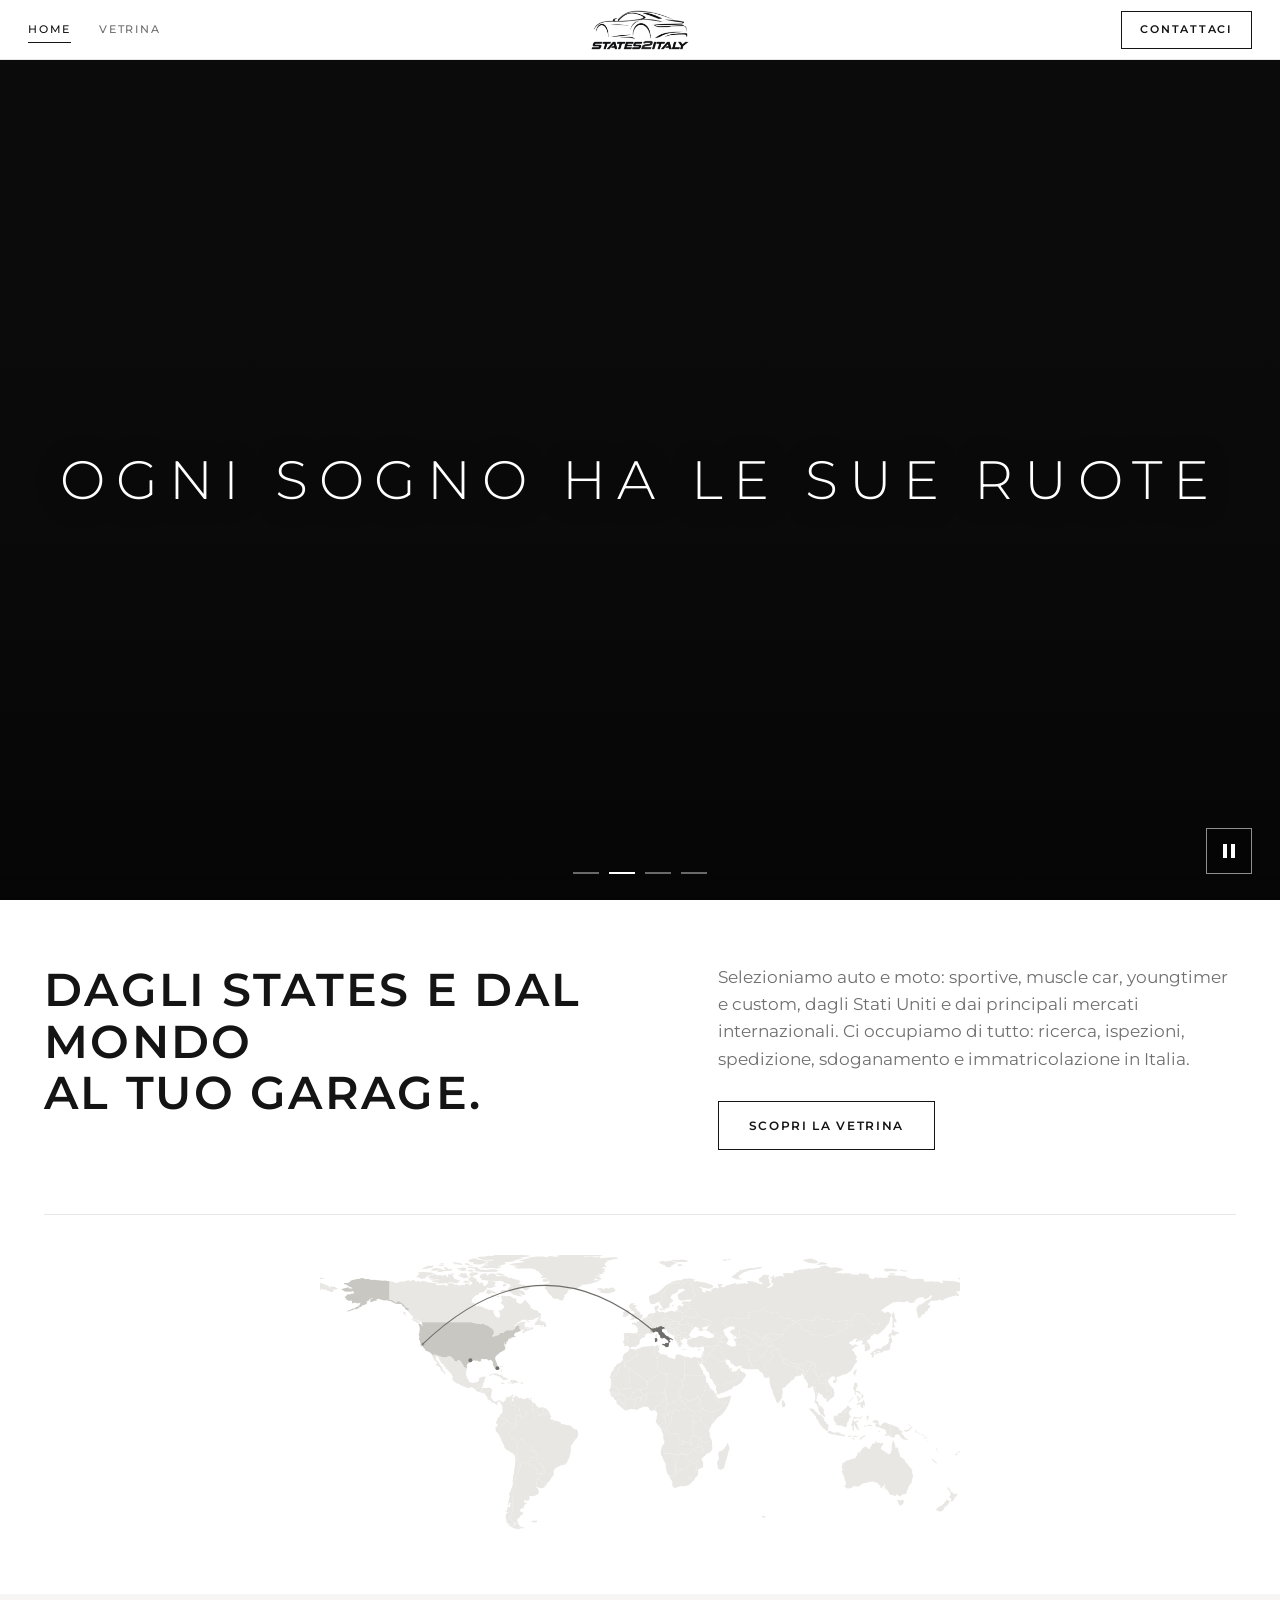
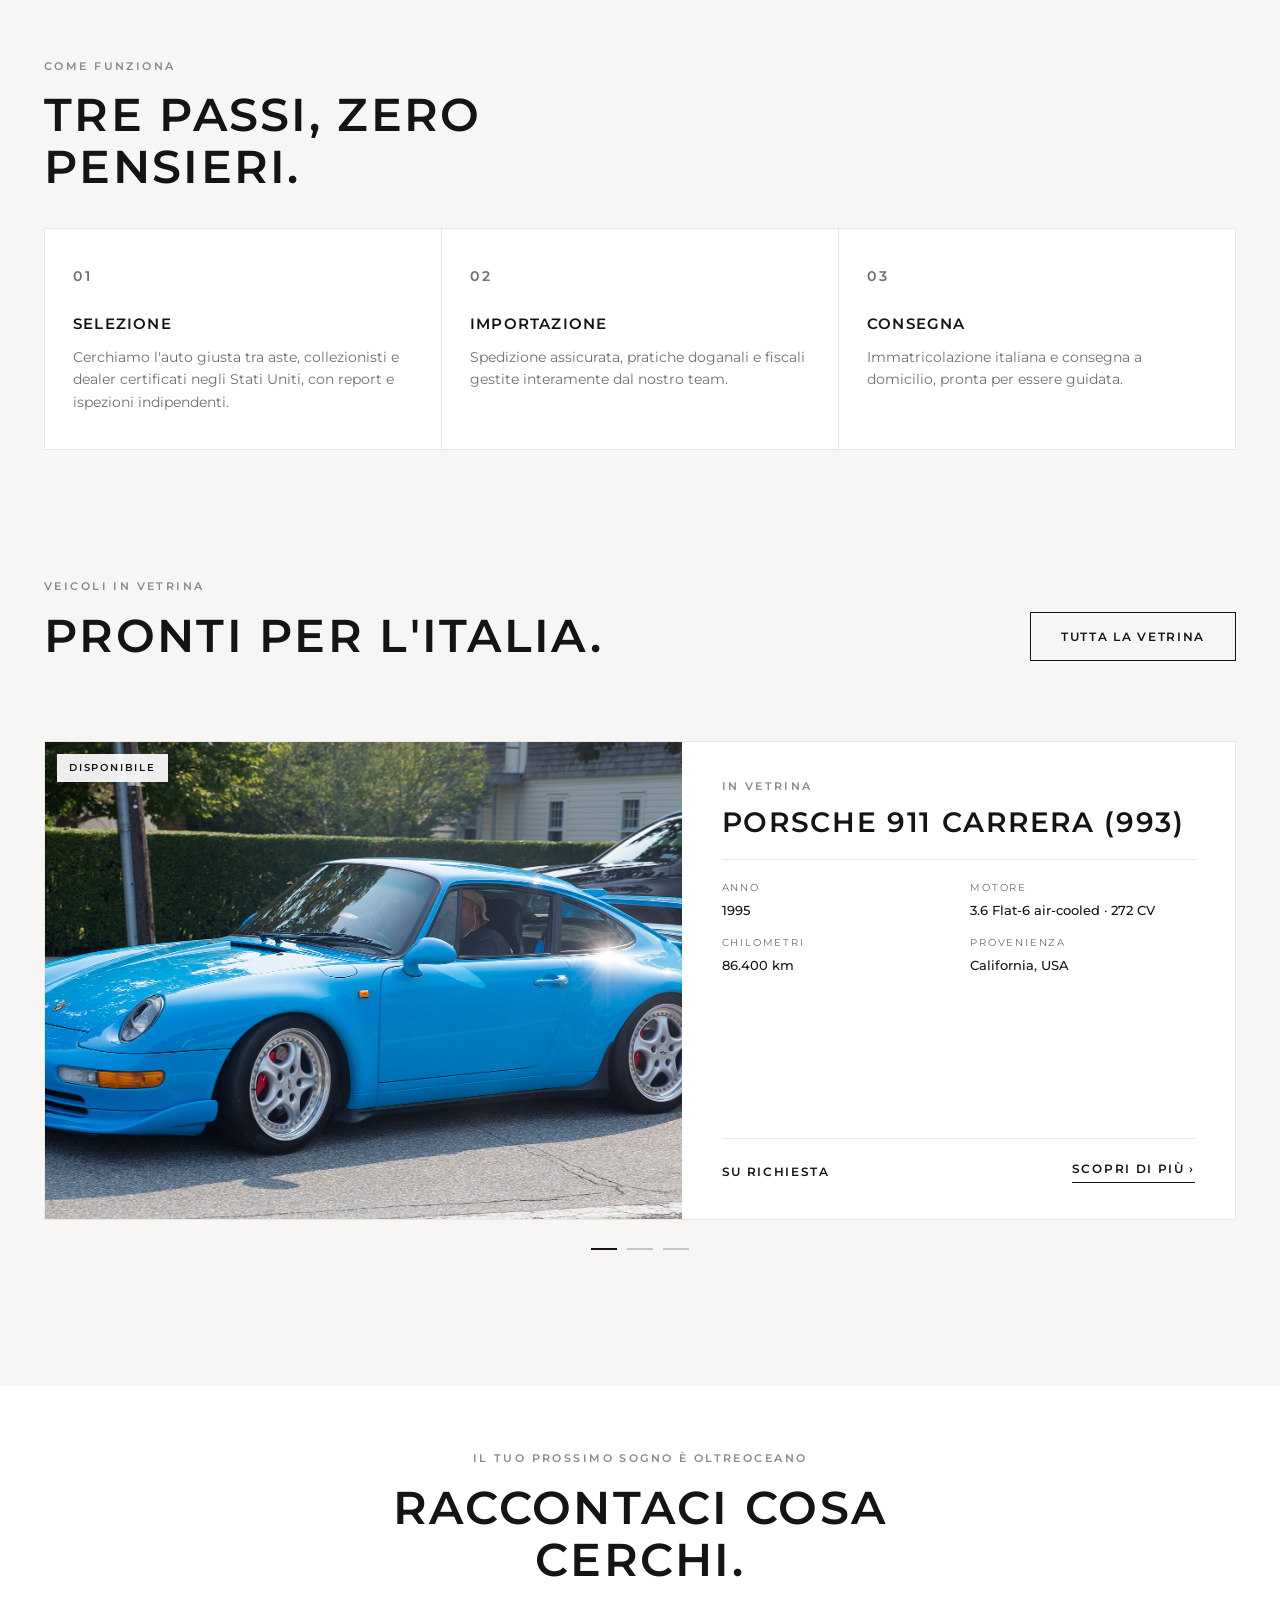
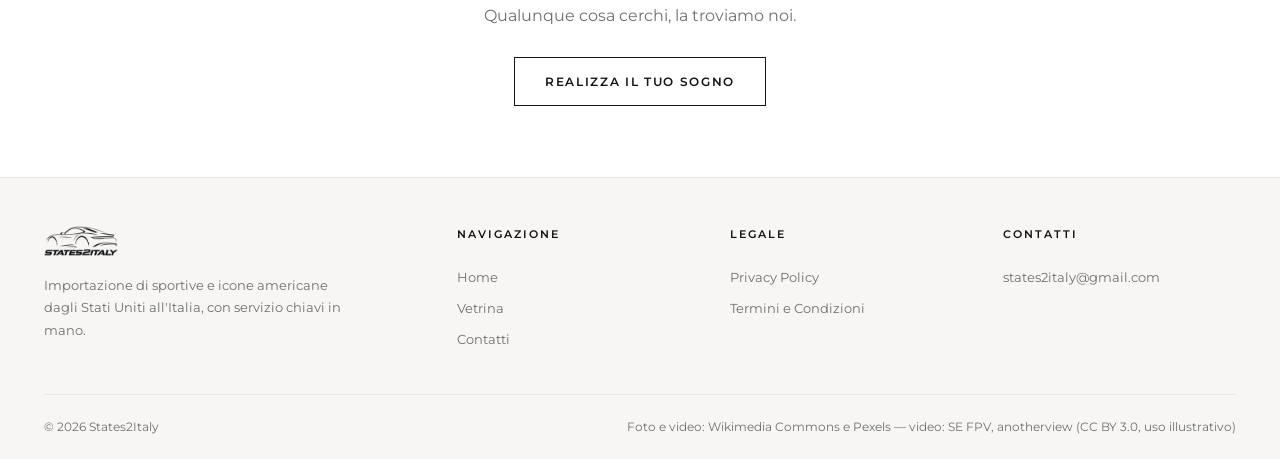
<file: index.html>
<!DOCTYPE html>
<html lang="it">
<head>
  <meta charset="UTF-8" />
  <meta name="viewport" content="width=device-width, initial-scale=1.0" />
  <title>States2Italy — Import auto e moto dagli Stati Uniti</title>
  <meta name="description" content="States2Italy: importazione di auto e moto dagli Stati Uniti e dal mondo verso l'Italia. Selezione, pratiche e consegna chiavi in mano." />
  <link rel="icon" href="assets/img/favicon.ico" sizes="any" />
  <link rel="icon" type="image/png" sizes="32x32" href="assets/img/favicon-32.png" />
  <link rel="icon" type="image/png" sizes="192x192" href="assets/img/favicon-192.png" />
  <link rel="apple-touch-icon" href="assets/img/apple-touch-icon.png" />
  <link rel="preconnect" href="https://fonts.googleapis.com" />
  <link rel="preconnect" href="https://fonts.gstatic.com" crossorigin />
  <link href="https://fonts.googleapis.com/css2?family=Montserrat:wght@300;400;500;600;700&display=swap" rel="stylesheet" />
  <link rel="stylesheet" href="css/style.css?v=20261111h" />
</head>
<body>

  <header class="site-header">
    <nav class="navbar" aria-label="Navigazione principale">
      <div class="nav-left">
        <a class="nav-link active" href="index.html">Home</a>
        <a class="nav-link" href="vetrina.html">Vetrina</a>
      </div>
      <a class="nav-logo" href="index.html" aria-label="States2Italy — Home">
        <img src="assets/img/logo.png" alt="States2Italy" />
      </a>
      <div class="nav-right">
        <a class="nav-cta" href="vetrina.html#contatti">Contattaci</a>
      </div>
    </nav>
  </header>

  <main>
    <!-- Hero carousel -->
    <section class="hero" data-carousel aria-label="Auto in evidenza" tabindex="0">
      <div class="slides">
        <div class="slide is-active">
          <video src="assets/video/hero-bmw.mp4" muted playsinline preload="auto" aria-label="BMW M3 scura con fari accesi, primo piano del frontale"></video>
        </div>
        <div class="slide">
          <video src="assets/video/hero-moto.mp4" muted playsinline preload="auto" aria-label="Moto in evidenza"></video>
        </div>
        <div class="slide">
          <video src="assets/video/hero-20156193.mp4" muted playsinline preload="auto" aria-label="Ford Mustang in evidenza"></video>
        </div>
        <div class="slide">
          <video src="assets/video/hero-5309353.mp4" muted playsinline preload="auto" aria-label="Aston Martin in evidenza"></video>
        </div>
      </div>

      <div class="hero-caption">
        <h2>Ogni sogno ha le sue ruote</h2>
      </div>

      <button class="carousel-toggle" type="button" aria-label="Metti in pausa il carosello" aria-pressed="false">
        <span class="icon-pause" aria-hidden="true"></span>
        <span class="icon-play" aria-hidden="true"></span>
      </button>
      <div class="carousel-dots" role="tablist" aria-label="Seleziona slide"></div>
    </section>

    <!-- Intro -->
    <section class="section">
      <div class="wrap">
        <div class="intro reveal">
          <div>
            <h1 class="section-title">Dagli States e dal mondo<br />al tuo garage.</h1>
          </div>
          <div>
            <p>
              Selezioniamo auto e moto: sportive, muscle car, youngtimer e custom,
              dagli Stati Uniti e dai principali mercati internazionali. Ci occupiamo
              di tutto: ricerca, ispezioni, spedizione, sdoganamento e
              immatricolazione in Italia.
            </p>
            <a class="btn" href="vetrina.html">Scopri la vetrina</a>
          </div>
        </div>
        <div class="world-map reveal">
          <img src="assets/img/world-map.svg" alt="Cartina stilizzata del mondo con la rotta dagli Stati Uniti all'Italia" loading="lazy" />
        </div>
      </div>
    </section>

    <!-- Steps -->
    <section class="section section-soft">
      <div class="wrap">
        <div class="section-head reveal">
          <div>
            <p class="kicker">Come funziona</p>
            <h2 class="section-title">Tre passi, zero pensieri.</h2>
          </div>
        </div>
        <div class="steps reveal">
          <div class="step">
            <p class="step-num">01</p>
            <h3>Selezione</h3>
            <p>Cerchiamo l'auto giusta tra aste, collezionisti e dealer certificati negli Stati Uniti, con report e ispezioni indipendenti.</p>
          </div>
          <div class="step">
            <p class="step-num">02</p>
            <h3>Importazione</h3>
            <p>Spedizione assicurata, pratiche doganali e fiscali gestite interamente dal nostro team.</p>
          </div>
          <div class="step">
            <p class="step-num">03</p>
            <h3>Consegna</h3>
            <p>Immatricolazione italiana e consegna a domicilio, pronta per essere guidata.</p>
          </div>
        </div>
      </div>
    </section>

    <!-- Veicoli in vetrina -->
    <section class="section section-soft showcase">
      <div class="wrap">
        <div class="section-head reveal">
          <div>
            <p class="kicker">Veicoli in vetrina</p>
            <h2 class="section-title">Pronti per l'Italia.</h2>
          </div>
          <a class="btn btn-ghost" href="vetrina.html">Tutta la vetrina</a>
        </div>
        <div class="grid-cars grid-cars-home" data-cars-grid></div>
      </div>
    </section>

    <!-- CTA -->
    <section class="section cta-band">
      <div class="wrap reveal">
        <p class="kicker">Il tuo prossimo sogno è oltreoceano</p>
        <h2 class="section-title">Raccontaci cosa cerchi.</h2>
        <p class="lead">Qualunque cosa cerchi, la troviamo noi.</p>
        <a class="btn" href="vetrina.html#contatti">Realizza il tuo sogno</a>
      </div>
    </section>
  </main>

  <footer class="site-footer">
    <div class="wrap">
      <div class="footer-grid">
        <div class="footer-brand">
          <img src="assets/img/logo.png" alt="States2Italy" />
          <p>Importazione di sportive e icone americane dagli Stati Uniti all'Italia, con servizio chiavi in mano.</p>
        </div>
        <nav class="footer-col" aria-label="Navigazione">
          <h4>Navigazione</h4>
          <a href="index.html">Home</a>
          <a href="vetrina.html">Vetrina</a>
          <a href="vetrina.html#contatti">Contatti</a>
        </nav>
        <nav class="footer-col" aria-label="Pagine legali">
          <h4>Legale</h4>
          <a href="privacy.html">Privacy Policy</a>
          <a href="termini.html">Termini e Condizioni</a>
        </nav>
        <div class="footer-col">
          <h4>Contatti</h4>
          <a href="mailto:states2italy@gmail.com">states2italy@gmail.com</a>
        </div>
      </div>
      <div class="footer-bottom">
        <small>© 2026 States2Italy</small>
        <small>Foto e video: Wikimedia Commons e Pexels — video: SE FPV, anotherview (CC BY 3.0, uso illustrativo)</small>
      </div>
    </div>
  </footer>

  <script src="js/contact-modal.js?v=20261111h"></script>
  <script src="js/tap.js?v=20261111h"></script>
  <script src="js/cars-data.js?v=20261111h"></script>
  <script src="js/supabase-config.js?v=20261111h"></script>
  <script src="js/cars-store.js?v=20261111h"></script>
  <script src="js/vetrina.js?v=20261111h"></script>
  <script src="js/main.js?v=20261111h"></script>
  <script src="js/reveal.js?v=20261111h"></script>
</body>
</html>
</file>
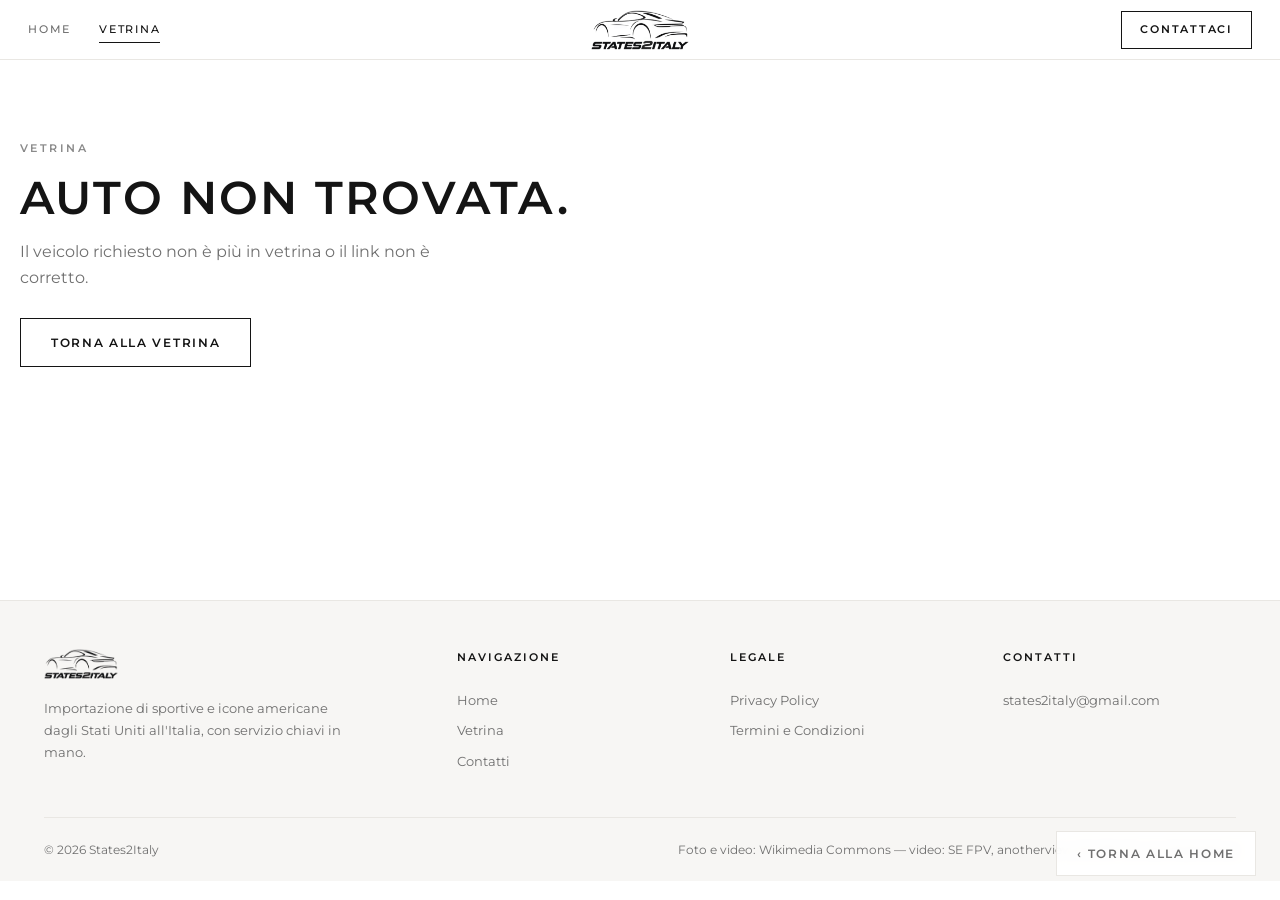
<file: auto.html>
<!DOCTYPE html>
<html lang="it">
<head>
  <meta charset="UTF-8" />
  <meta name="viewport" content="width=device-width, initial-scale=1.0" />
  <title>Auto — States2Italy</title>
  <meta name="description" content="Scheda dettagliata del veicolo selezionato: foto, anno, motore, chilometri e provenienza." />
  <link rel="icon" href="assets/img/favicon.ico" sizes="any" />
  <link rel="icon" type="image/png" sizes="32x32" href="assets/img/favicon-32.png" />
  <link rel="icon" type="image/png" sizes="192x192" href="assets/img/favicon-192.png" />
  <link rel="apple-touch-icon" href="assets/img/apple-touch-icon.png" />
  <link rel="preconnect" href="https://fonts.googleapis.com" />
  <link rel="preconnect" href="https://fonts.gstatic.com" crossorigin />
  <link href="https://fonts.googleapis.com/css2?family=Montserrat:wght@400;500;600;700&display=swap" rel="stylesheet" />
  <link rel="stylesheet" href="css/style.css?v=20261111h" />
</head>
<body>

  <header class="site-header">
    <nav class="navbar" aria-label="Navigazione principale">
      <div class="nav-left">
        <a class="nav-link" href="index.html">Home</a>
        <a class="nav-link active" href="vetrina.html">Vetrina</a>
      </div>
      <a class="nav-logo" href="index.html" aria-label="States2Italy — Home">
        <img src="assets/img/logo.png" alt="States2Italy" />
      </a>
      <div class="nav-right">
        <a class="nav-cta" href="vetrina.html#contatti">Contattaci</a>
      </div>
    </nav>
  </header>

  <main class="car-page" data-car-detail>
    <!-- Contenuto renderizzato da js/auto.js -->
  </main>

  <footer class="site-footer">
    <div class="wrap">
      <div class="footer-grid">
        <div class="footer-brand">
          <img src="assets/img/logo.png" alt="States2Italy" />
          <p>Importazione di sportive e icone americane dagli Stati Uniti all'Italia, con servizio chiavi in mano.</p>
        </div>
        <nav class="footer-col" aria-label="Navigazione">
          <h4>Navigazione</h4>
          <a href="index.html">Home</a>
          <a href="vetrina.html">Vetrina</a>
          <a href="vetrina.html#contatti">Contatti</a>
        </nav>
        <nav class="footer-col" aria-label="Pagine legali">
          <h4>Legale</h4>
          <a href="privacy.html">Privacy Policy</a>
          <a href="termini.html">Termini e Condizioni</a>
        </nav>
        <div class="footer-col">
          <h4>Contatti</h4>
          <a href="mailto:states2italy@gmail.com">states2italy@gmail.com</a>
        </div>
      </div>
      <div class="footer-bottom">
        <small>© 2026 States2Italy</small>
        <small>Foto e video: Wikimedia Commons — video: SE FPV, anotherview (CC BY 3.0, uso illustrativo)</small>
      </div>
    </div>
  </footer>

  <a class="back-home" href="index.html">&#8249; Torna alla home</a>

  <script src="js/contact-modal.js?v=20261111h"></script>
  <script src="js/tap.js?v=20261111h"></script>
  <script src="js/cars-data.js?v=20261111h"></script>
  <script src="js/supabase-config.js?v=20261111h"></script>
  <script src="js/cars-store.js?v=20261111h"></script>
  <script src="js/auto.js?v=20261111h"></script>
  <script src="js/reveal.js?v=20261111h"></script>
</body>
</html>
</file>
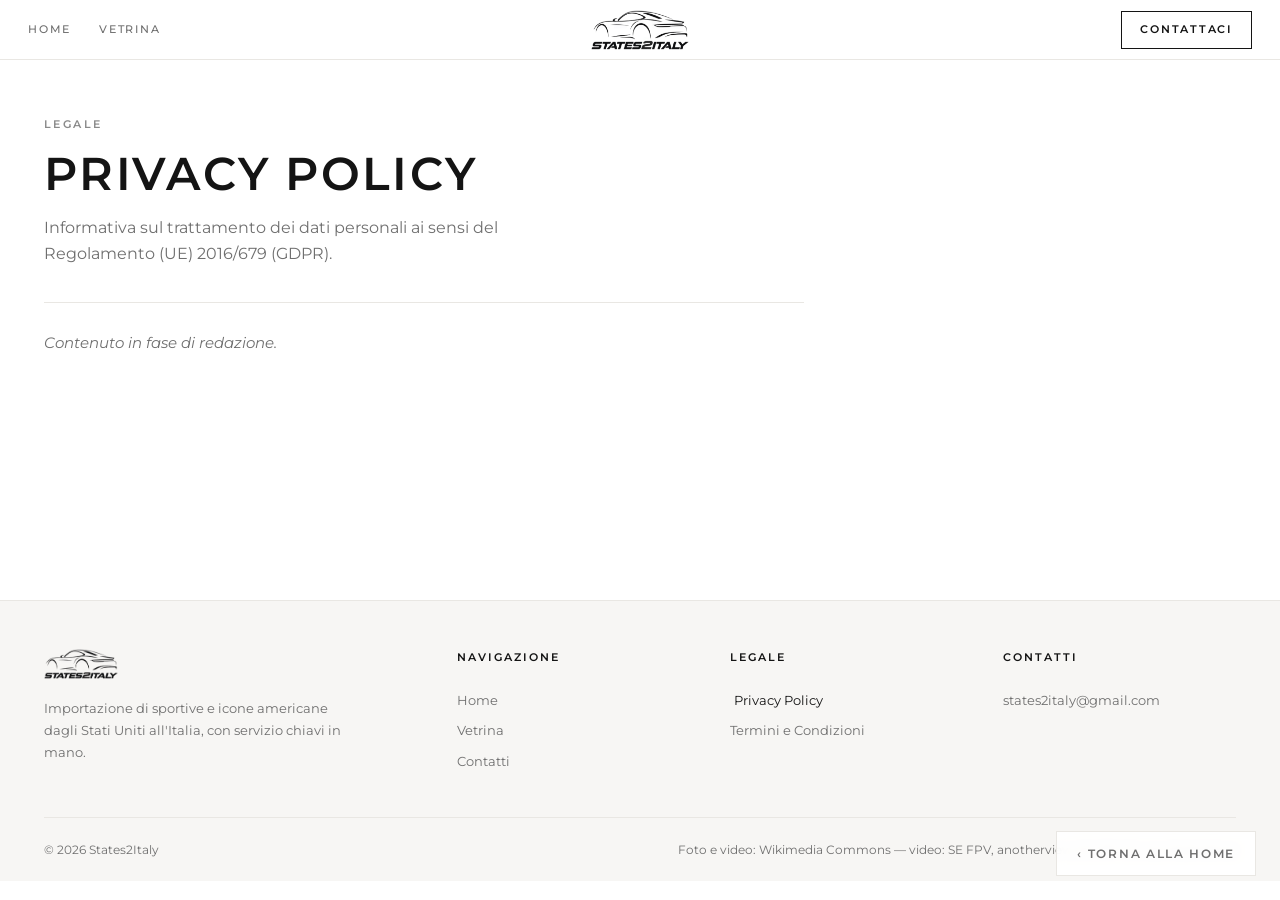
<file: privacy.html>
<!DOCTYPE html>
<html lang="it">
<head>
  <meta charset="UTF-8" />
  <meta name="viewport" content="width=device-width, initial-scale=1.0" />
  <title>Privacy Policy — States2Italy</title>
  <meta name="description" content="Informativa sulla privacy di States2Italy." />
  <link rel="icon" href="assets/img/favicon.ico" sizes="any" />
  <link rel="icon" type="image/png" sizes="32x32" href="assets/img/favicon-32.png" />
  <link rel="icon" type="image/png" sizes="192x192" href="assets/img/favicon-192.png" />
  <link rel="apple-touch-icon" href="assets/img/apple-touch-icon.png" />
  <link rel="preconnect" href="https://fonts.googleapis.com" />
  <link rel="preconnect" href="https://fonts.gstatic.com" crossorigin />
  <link href="https://fonts.googleapis.com/css2?family=Montserrat:wght@400;500;600;700&display=swap" rel="stylesheet" />
  <link rel="stylesheet" href="css/style.css?v=20261111h" />
</head>
<body>

  <header class="site-header">
    <nav class="navbar" aria-label="Navigazione principale">
      <div class="nav-left">
        <a class="nav-link" href="index.html">Home</a>
        <a class="nav-link" href="vetrina.html">Vetrina</a>
      </div>
      <a class="nav-logo" href="index.html" aria-label="States2Italy — Home">
        <img src="assets/img/logo.png" alt="States2Italy" />
      </a>
      <div class="nav-right">
        <a class="nav-cta" href="vetrina.html#contatti">Contattaci</a>
      </div>
    </nav>
  </header>

  <main class="legal-page">
    <div class="wrap">
      <p class="kicker">Legale</p>
      <h1 class="section-title">Privacy Policy</h1>
      <p class="lead" style="margin-top: 16px;">
        Informativa sul trattamento dei dati personali ai sensi del Regolamento (UE) 2016/679 (GDPR).
      </p>

      <div class="legal-body">
        <!--
          TODO: inserire qui il testo legale completo.
          Sezioni consigliate:
            1. Titolare del trattamento
            2. Dati raccolti e finalità
            3. Base giuridica del trattamento
            4. Conservazione dei dati
            5. Diritti dell'interessato
            6. Cookie e strumenti di tracciamento
            7. Contatti del titolare
        -->
        <p class="legal-placeholder">Contenuto in fase di redazione.</p>
      </div>
    </div>
  </main>

  <footer class="site-footer">
    <div class="wrap">
      <div class="footer-grid">
        <div class="footer-brand">
          <img src="assets/img/logo.png" alt="States2Italy" />
          <p>Importazione di sportive e icone americane dagli Stati Uniti all'Italia, con servizio chiavi in mano.</p>
        </div>
        <nav class="footer-col" aria-label="Navigazione">
          <h4>Navigazione</h4>
          <a href="index.html">Home</a>
          <a href="vetrina.html">Vetrina</a>
          <a href="vetrina.html#contatti">Contatti</a>
        </nav>
        <nav class="footer-col" aria-label="Pagine legali">
          <h4>Legale</h4>
          <a href="privacy.html" aria-current="page">Privacy Policy</a>
          <a href="termini.html">Termini e Condizioni</a>
        </nav>
        <div class="footer-col">
          <h4>Contatti</h4>
          <a href="mailto:states2italy@gmail.com">states2italy@gmail.com</a>
        </div>
      </div>
      <div class="footer-bottom">
        <small>© 2026 States2Italy</small>
        <small>Foto e video: Wikimedia Commons — video: SE FPV, anotherview (CC BY 3.0, uso illustrativo)</small>
      </div>
    </div>
  </footer>

  <a class="back-home" href="index.html">&#8249; Torna alla home</a>

  <script src="js/contact-modal.js?v=20261111h"></script>
  <script src="js/tap.js?v=20261111h"></script>
  <script src="js/reveal.js?v=20261111h"></script>
</body>
</html>
</file>
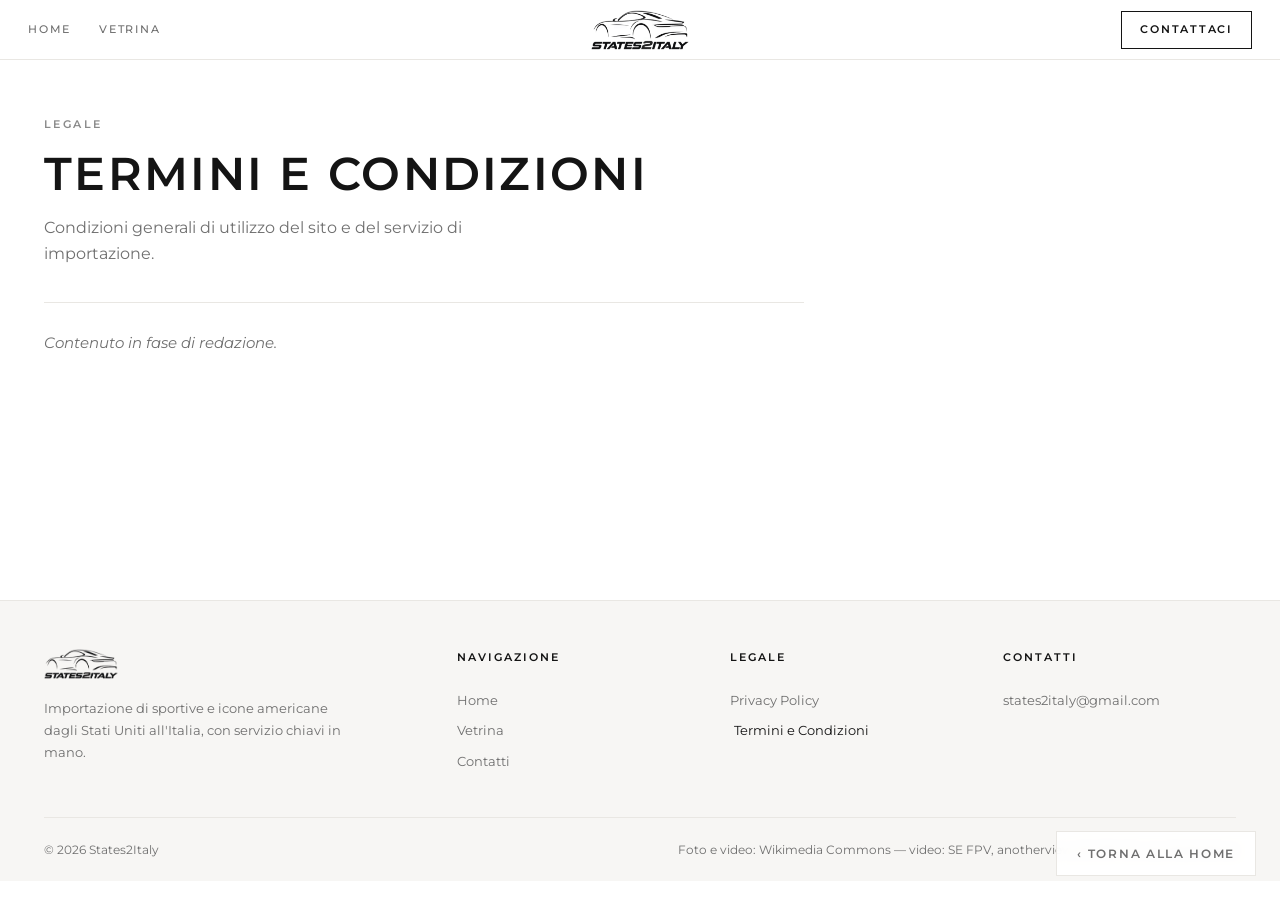
<file: termini.html>
<!DOCTYPE html>
<html lang="it">
<head>
  <meta charset="UTF-8" />
  <meta name="viewport" content="width=device-width, initial-scale=1.0" />
  <title>Termini e Condizioni — States2Italy</title>
  <meta name="description" content="Termini e condizioni del servizio States2Italy." />
  <link rel="icon" href="assets/img/favicon.ico" sizes="any" />
  <link rel="icon" type="image/png" sizes="32x32" href="assets/img/favicon-32.png" />
  <link rel="icon" type="image/png" sizes="192x192" href="assets/img/favicon-192.png" />
  <link rel="apple-touch-icon" href="assets/img/apple-touch-icon.png" />
  <link rel="preconnect" href="https://fonts.googleapis.com" />
  <link rel="preconnect" href="https://fonts.gstatic.com" crossorigin />
  <link href="https://fonts.googleapis.com/css2?family=Montserrat:wght@400;500;600;700&display=swap" rel="stylesheet" />
  <link rel="stylesheet" href="css/style.css?v=20261111h" />
</head>
<body>

  <header class="site-header">
    <nav class="navbar" aria-label="Navigazione principale">
      <div class="nav-left">
        <a class="nav-link" href="index.html">Home</a>
        <a class="nav-link" href="vetrina.html">Vetrina</a>
      </div>
      <a class="nav-logo" href="index.html" aria-label="States2Italy — Home">
        <img src="assets/img/logo.png" alt="States2Italy" />
      </a>
      <div class="nav-right">
        <a class="nav-cta" href="vetrina.html#contatti">Contattaci</a>
      </div>
    </nav>
  </header>

  <main class="legal-page">
    <div class="wrap">
      <p class="kicker">Legale</p>
      <h1 class="section-title">Termini e Condizioni</h1>
      <p class="lead" style="margin-top: 16px;">
        Condizioni generali di utilizzo del sito e del servizio di importazione.
      </p>

      <div class="legal-body">
        <!--
          TODO: inserire qui il testo legale completo.
          Sezioni consigliate:
            1. Oggetto del servizio
            2. Preventivi e condizioni economiche
            3. Tempi di importazione e consegna
            4. Responsabilità e garanzie
            5. Proprietà intellettuale
            6. Legge applicabile e foro competente
        -->
        <p class="legal-placeholder">Contenuto in fase di redazione.</p>
      </div>
    </div>
  </main>

  <footer class="site-footer">
    <div class="wrap">
      <div class="footer-grid">
        <div class="footer-brand">
          <img src="assets/img/logo.png" alt="States2Italy" />
          <p>Importazione di sportive e icone americane dagli Stati Uniti all'Italia, con servizio chiavi in mano.</p>
        </div>
        <nav class="footer-col" aria-label="Navigazione">
          <h4>Navigazione</h4>
          <a href="index.html">Home</a>
          <a href="vetrina.html">Vetrina</a>
          <a href="vetrina.html#contatti">Contatti</a>
        </nav>
        <nav class="footer-col" aria-label="Pagine legali">
          <h4>Legale</h4>
          <a href="privacy.html">Privacy Policy</a>
          <a href="termini.html" aria-current="page">Termini e Condizioni</a>
        </nav>
        <div class="footer-col">
          <h4>Contatti</h4>
          <a href="mailto:states2italy@gmail.com">states2italy@gmail.com</a>
        </div>
      </div>
      <div class="footer-bottom">
        <small>© 2026 States2Italy</small>
        <small>Foto e video: Wikimedia Commons — video: SE FPV, anotherview (CC BY 3.0, uso illustrativo)</small>
      </div>
    </div>
  </footer>

  <a class="back-home" href="index.html">&#8249; Torna alla home</a>

  <script src="js/contact-modal.js?v=20261111h"></script>
  <script src="js/tap.js?v=20261111h"></script>
  <script src="js/reveal.js?v=20261111h"></script>
</body>
</html>
</file>
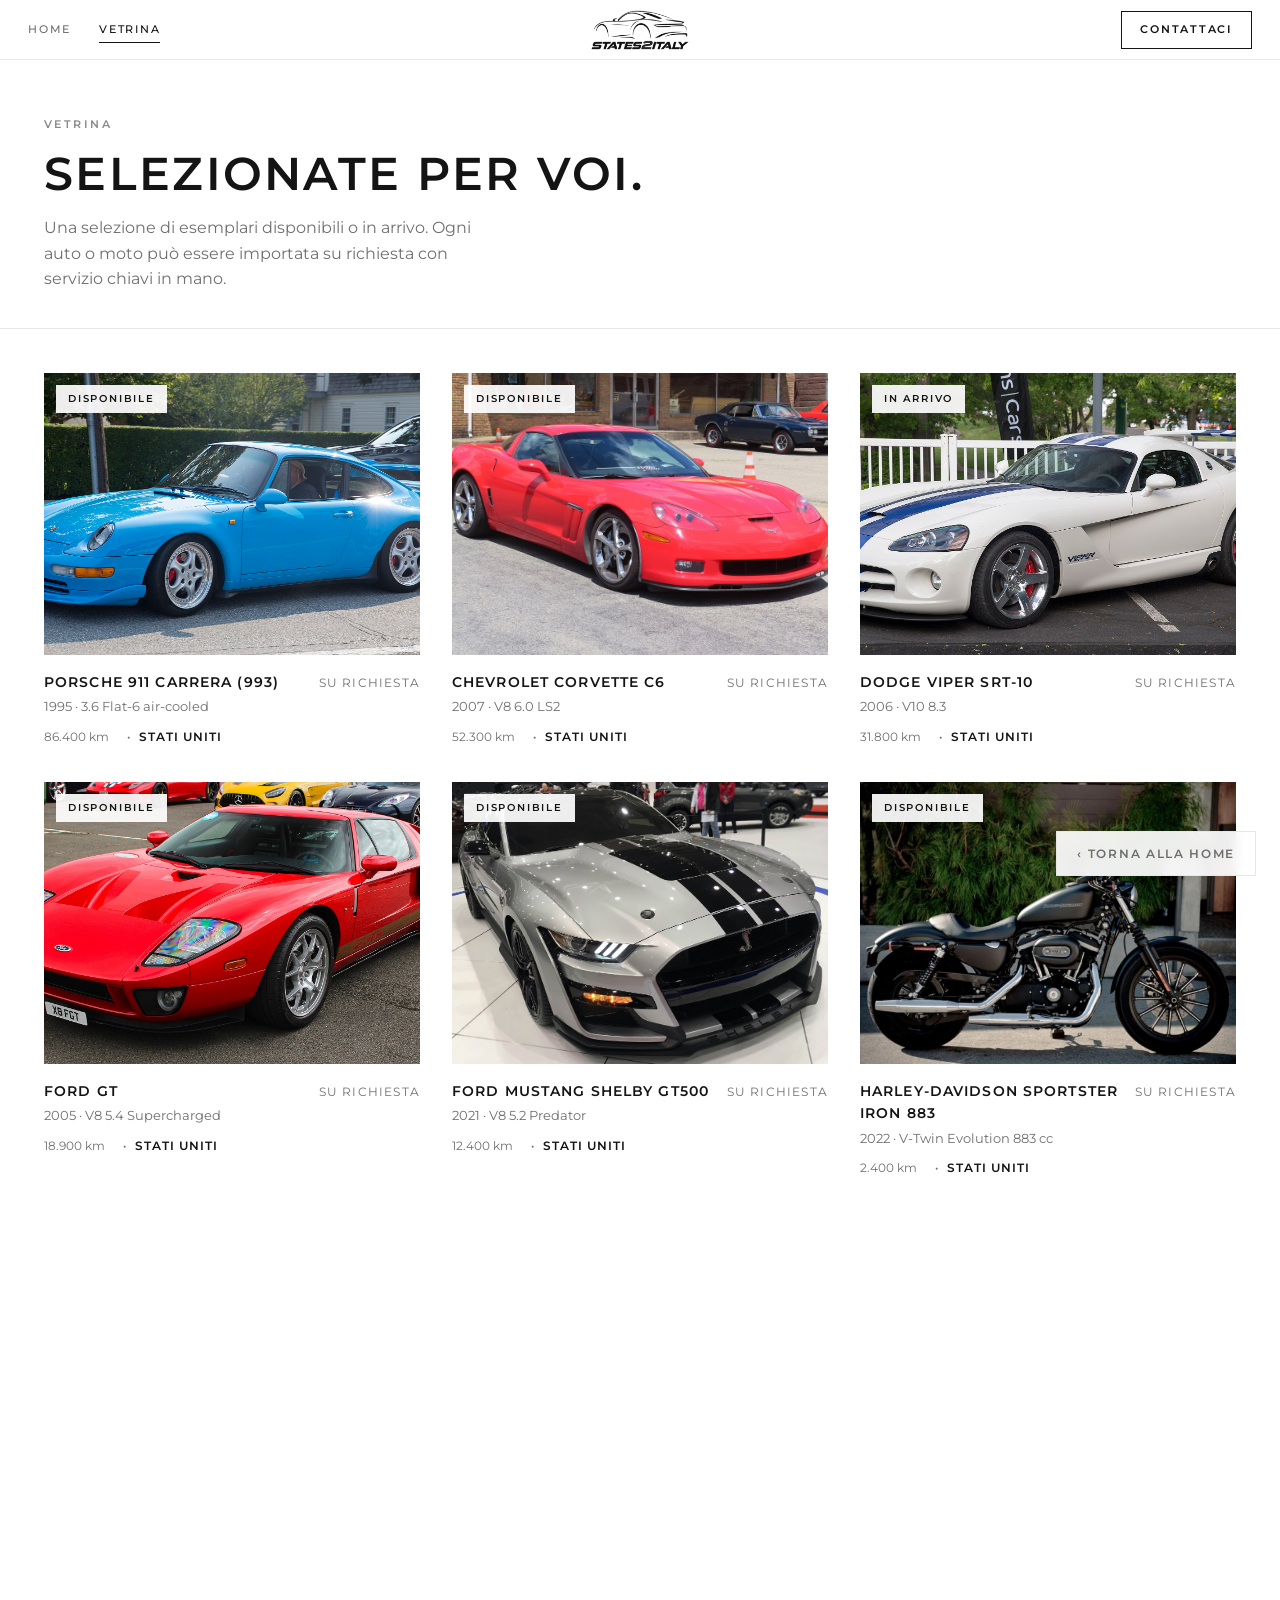
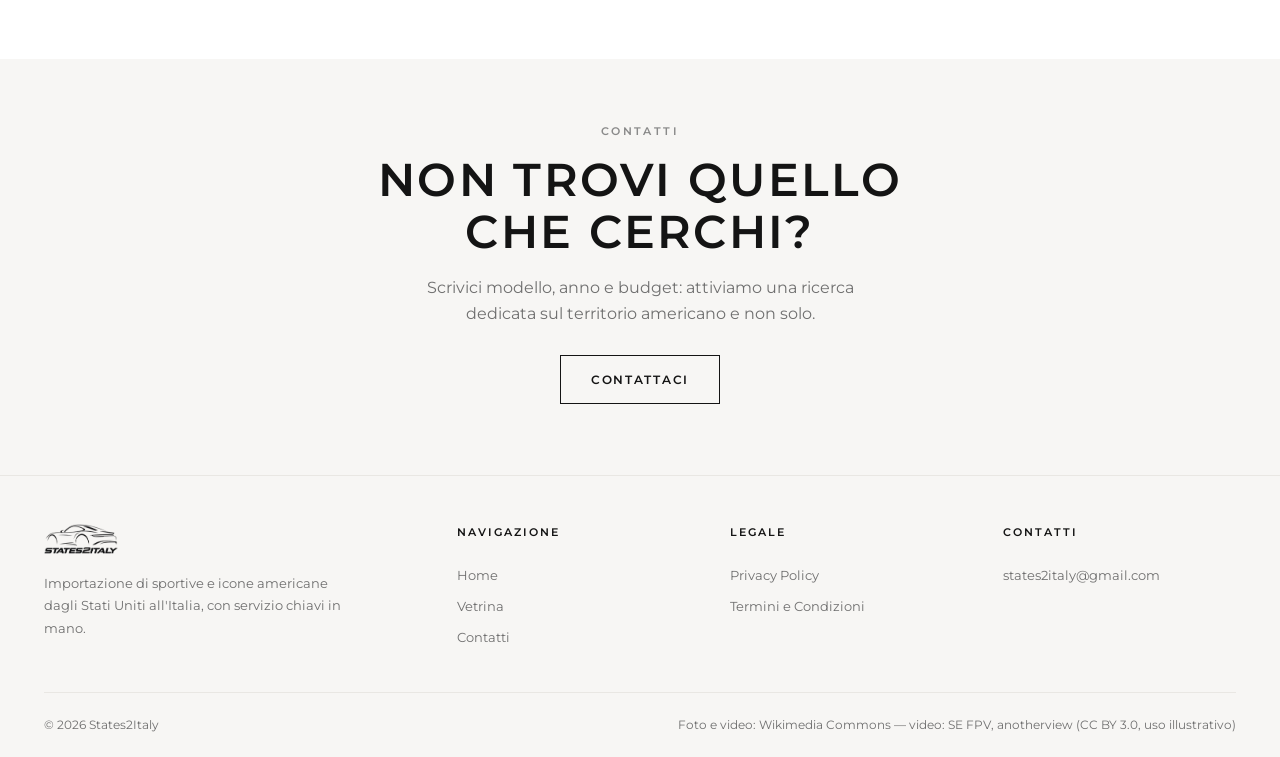
<file: vetrina.html>
<!DOCTYPE html>
<html lang="it">
<head>
  <meta charset="UTF-8" />
  <meta name="viewport" content="width=device-width, initial-scale=1.0" />
  <title>Vetrina — States2Italy</title>
  <meta name="description" content="La vetrina States2Italy: auto e moto selezionate, pronte per l'importazione in Italia." />
  <link rel="icon" href="assets/img/favicon.ico" sizes="any" />
  <link rel="icon" type="image/png" sizes="32x32" href="assets/img/favicon-32.png" />
  <link rel="icon" type="image/png" sizes="192x192" href="assets/img/favicon-192.png" />
  <link rel="apple-touch-icon" href="assets/img/apple-touch-icon.png" />
  <link rel="preconnect" href="https://fonts.googleapis.com" />
  <link rel="preconnect" href="https://fonts.gstatic.com" crossorigin />
  <link href="https://fonts.googleapis.com/css2?family=Montserrat:wght@400;500;600;700&display=swap" rel="stylesheet" />
  <link rel="stylesheet" href="css/style.css?v=20261111h" />
</head>
<body>

  <header class="site-header">
    <nav class="navbar" aria-label="Navigazione principale">
      <div class="nav-left">
        <a class="nav-link" href="index.html">Home</a>
        <a class="nav-link active" href="vetrina.html">Vetrina</a>
      </div>
      <a class="nav-logo" href="index.html" aria-label="States2Italy — Home">
        <img src="assets/img/logo.png" alt="States2Italy" />
      </a>
      <div class="nav-right">
        <a class="nav-cta" href="#contatti">Contattaci</a>
      </div>
    </nav>
  </header>

  <main>
    <section class="page-hero">
      <div class="wrap">
        <p class="kicker">Vetrina</p>
        <h1 class="section-title">Selezionate per voi.</h1>
        <p class="lead" style="margin-top: 16px;">
          Una selezione di esemplari disponibili o in arrivo. Ogni auto o moto può
          essere importata su richiesta con servizio chiavi in mano.
        </p>
      </div>
    </section>

    <section>
      <div class="wrap grid-cars" data-cars-grid>
        <!-- Schede renderizzate da js/vetrina.js a partire dal data layer -->
      </div>
    </section>

    <section class="section section-soft cta-band" id="contatti">
      <div class="wrap">
        <p class="kicker">Contatti</p>
        <h2 class="section-title">Non trovi quello che cerchi?</h2>
        <p class="lead">Scrivici modello, anno e budget: attiviamo una ricerca dedicata sul territorio americano e non solo.</p>
        <a class="btn" href="#contatti">Contattaci</a>
      </div>
    </section>
  </main>

  <footer class="site-footer">
    <div class="wrap">
      <div class="footer-grid">
        <div class="footer-brand">
          <img src="assets/img/logo.png" alt="States2Italy" />
          <p>Importazione di sportive e icone americane dagli Stati Uniti all'Italia, con servizio chiavi in mano.</p>
        </div>
        <nav class="footer-col" aria-label="Navigazione">
          <h4>Navigazione</h4>
          <a href="index.html">Home</a>
          <a href="vetrina.html">Vetrina</a>
          <a href="#contatti">Contatti</a>
        </nav>
        <nav class="footer-col" aria-label="Pagine legali">
          <h4>Legale</h4>
          <a href="privacy.html">Privacy Policy</a>
          <a href="termini.html">Termini e Condizioni</a>
        </nav>
        <div class="footer-col">
          <h4>Contatti</h4>
          <a href="mailto:states2italy@gmail.com">states2italy@gmail.com</a>
        </div>
      </div>
      <div class="footer-bottom">
        <small>© 2026 States2Italy</small>
        <small>Foto e video: Wikimedia Commons — video: SE FPV, anotherview (CC BY 3.0, uso illustrativo)</small>
      </div>
    </div>
  </footer>

  <a class="back-home" href="index.html">&#8249; Torna alla home</a>

  <script src="js/contact-modal.js?v=20261111h"></script>
  <script src="js/tap.js?v=20261111h"></script>
  <script src="js/cars-data.js?v=20261111h"></script>
  <script src="js/supabase-config.js?v=20261111h"></script>
  <script src="js/cars-store.js?v=20261111h"></script>
  <script src="js/vetrina.js?v=20261111h"></script>
  <script src="js/reveal.js?v=20261111h"></script>
</body>
</html>
</file>
<file: css/style.css>
/* ============================================================
   STATES2ITALY — minimal light theme
   ============================================================ */

:root {
  --bg: #ffffff;
  --bg-soft: #f7f6f4;
  --ink: #141414;
  --muted: #6f6f6f;
  --line: #e9e7e3;
  --accent: #8a8a8a;
  --header-h: 60px;
  --font: "Montserrat", -apple-system, BlinkMacSystemFont, "Segoe UI", sans-serif;
}

* { margin: 0; padding: 0; box-sizing: border-box; }

html { scroll-behavior: smooth; }

body {
  font-family: var(--font);
  background: var(--bg);
  color: var(--ink);
  -webkit-font-smoothing: antialiased;
  line-height: 1.6;
}

img { display: block; max-width: 100%; }

a { color: inherit; text-decoration: none; }

/* Niente rettangolo bianco/grigio al tap su mobile */
a, button, .car-card, .car-feature {
  -webkit-tap-highlight-color: transparent;
}

.wrap { max-width: 1240px; margin: 0 auto; padding: 0 24px; }

/* ---------- Header / Navbar ---------- */
.site-header {
  position: fixed;
  inset: 0 0 auto 0;
  z-index: 100;
  height: var(--header-h);
  background: rgba(255, 255, 255, 0.88);
  backdrop-filter: blur(12px);
  -webkit-backdrop-filter: blur(12px);
  border-bottom: 1px solid var(--line);
}

.navbar {
  height: var(--header-h);
  display: grid;
  grid-template-columns: 1fr auto 1fr;
  align-items: center;
  padding: 0 28px;
}

.nav-left,
.nav-right {
  display: flex;
  align-items: center;
  gap: 28px;
}

.nav-right { justify-content: flex-end; }

.nav-link {
  font-size: 11px;
  font-weight: 500;
  letter-spacing: 0.16em;
  text-transform: uppercase;
  color: var(--muted);
  transition: color 0.25s ease;
  position: relative;
}

.nav-link::after {
  content: "";
  position: absolute;
  left: 0;
  bottom: -4px;
  width: 0;
  height: 1px;
  background: var(--ink);
  transition: width 0.25s ease;
}

.nav-link:hover,
.nav-link.active { color: var(--ink); }

.nav-link:hover::after,
.nav-link.active::after { width: 100%; }

.nav-logo {
  display: flex;
  align-items: center;
  justify-content: center;
}

.nav-logo img {
  height: 40px;
  width: auto;
}

.nav-cta {
  font-size: 11px;
  font-weight: 600;
  letter-spacing: 0.16em;
  text-transform: uppercase;
  padding: 9px 18px;
  border: 1px solid var(--ink);
  border-radius: 0;
  transition: background 0.25s ease, color 0.25s ease;
}

.nav-cta:hover { background: var(--ink); color: #fff; }

/* ---------- Hero carousel ---------- */
.hero {
  position: relative;
  margin-top: var(--header-h);
  height: clamp(480px, calc(100vh - var(--header-h)), 860px);
  overflow: hidden;
  background: #0d0d0d;
}

.slides,
.slide {
  position: absolute;
  inset: 0;
}

.slide {
  opacity: 0;
  visibility: hidden;
  transition: opacity 0.35s ease, visibility 0s linear 0.35s;
}

.slide.is-active {
  opacity: 1;
  visibility: visible;
  transition: opacity 0.35s ease;
  z-index: 2;
}

/* La slide uscente resta visibile sotto quella entrante:
   dissolvenza incrociata vera, senza flash di nero */
.slide.is-leaving {
  opacity: 1;
  visibility: visible;
  z-index: 1;
  transition: none;
}

.slide img {
  width: 100%;
  height: 100%;
  object-fit: cover;
  transform: scale(1.06);
  transition: transform 6.5s cubic-bezier(0.22, 0.61, 0.36, 1);
}

.slide video {
  width: 100%;
  height: 100%;
  object-fit: cover;
  display: block;
  filter: brightness(0.72);
}

.slide.is-active img { transform: scale(1); }

.slide::after {
  content: "";
  position: absolute;
  inset: 0;
  background: linear-gradient(
    to top,
    rgba(0, 0, 0, 0.6) 0%,
    rgba(0, 0, 0, 0.25) 45%,
    rgba(0, 0, 0, 0.15) 100%
  );
  pointer-events: none;
}

/* ---------- Scritta hero unica (stile logo) ---------- */
.hero-caption {
  position: absolute;
  left: 24px;
  right: 24px;
  top: 50%;
  transform: translateY(-50%);
  z-index: 2;
  text-align: center;
  color: #fff;
  pointer-events: none;
  text-shadow: 0 2px 24px rgba(0, 0, 0, 0.5);
}

.hero-caption h2 {
  font-size: clamp(26px, 4.2vw, 54px);
  font-weight: 300; /* light e spaziato, come il logo STATES2ITALY */
  letter-spacing: 0.2em;
  text-transform: uppercase;
  line-height: 1.3;
  margin: 0;
}

/* Controls */
.carousel-toggle {
  position: absolute;
  right: 28px;
  bottom: 26px;
  z-index: 3;
  width: 46px;
  height: 46px;
  border-radius: 0;
  border: 1px solid rgba(255, 255, 255, 0.55);
  background: rgba(0, 0, 0, 0.15);
  color: #fff;
  cursor: pointer;
  display: grid;
  place-items: center;
  transition: background 0.25s ease, border-color 0.25s ease, color 0.25s ease;
}

.carousel-toggle:hover {
  background: #fff;
  border-color: #fff;
  color: var(--ink);
}

/* Icona pausa: due barre verticali */
.carousel-toggle .icon-pause {
  width: 12px;
  height: 14px;
  border-left: 4px solid currentColor;
  border-right: 4px solid currentColor;
}

/* Icona play: triangolo */
.carousel-toggle .icon-play {
  display: none;
  width: 0;
  height: 0;
  border-top: 8px solid transparent;
  border-bottom: 8px solid transparent;
  border-left: 12px solid currentColor;
  margin-left: 3px;
}

.carousel-toggle.is-paused .icon-pause { display: none; }
.carousel-toggle.is-paused .icon-play { display: block; }

.carousel-dots {
  position: absolute;
  bottom: 26px;
  left: 50%;
  transform: translateX(-50%);
  z-index: 3;
  display: flex;
  gap: 10px;
}

.dot {
  width: 26px;
  height: 2px;
  border: none;
  background: rgba(255, 255, 255, 0.4);
  cursor: pointer;
  padding: 0;
  transition: background 0.3s ease;
}

.dot.is-active { background: #fff; }

/* ---------- Sections ---------- */
.section { padding: 64px 0; }

.section-soft { background: var(--bg-soft); }

.section-head {
  display: flex;
  align-items: flex-end;
  justify-content: space-between;
  gap: 24px;
  margin-bottom: 36px;
}

.kicker {
  font-size: 11px;
  font-weight: 600;
  letter-spacing: 0.22em;
  text-transform: uppercase;
  color: var(--accent);
  margin-bottom: 14px;
}

.section-title {
  font-size: clamp(26px, 3.8vw, 46px);
  font-weight: 600;
  letter-spacing: 0.05em;
  text-transform: uppercase;
  line-height: 1.12;
  max-width: 640px;
}

.lead {
  color: var(--muted);
  font-size: 16px;
  max-width: 460px;
}

/* Intro split */
.intro {
  display: grid;
  grid-template-columns: 1.1fr 0.9fr;
  gap: 40px;
  align-items: start;
}

.intro p { color: var(--muted); font-size: 17px; }

.world-map {
  margin-top: 56px;
  padding-top: 40px;
  border-top: 1px solid var(--line);
}

.world-map img {
  display: block;
  width: 100%;
  max-width: 640px;
  margin: 0 auto;
  height: auto;
}

.btn {
  display: inline-block;
  margin-top: 28px;
  padding: 14px 30px;
  border: 1px solid var(--ink);
  border-radius: 0;
  font-size: 12px;
  font-weight: 600;
  letter-spacing: 0.14em;
  text-transform: uppercase;
  transition: color 0.3s ease;
}

.btn:hover { color: #fff; }

.btn-ghost { margin-top: 0; }

/* Steps */
.steps {
  display: grid;
  grid-template-columns: repeat(3, 1fr);
  gap: 1px;
  background: var(--line);
  border: 1px solid var(--line);
}

.step {
  background: var(--bg);
  padding: 36px 28px;
}

.step-num {
  font-size: 12px;
  font-weight: 600;
  letter-spacing: 0.2em;
  color: var(--accent);
  margin-bottom: 24px;
}

.step h3 {
  font-size: 15px;
  font-weight: 600;
  letter-spacing: 0.08em;
  text-transform: uppercase;
  margin-bottom: 10px;
}

.step p { font-size: 14px; color: var(--muted); }

/* CTA band */
.cta-band { text-align: center; }

.cta-band .section-title { margin: 0 auto; }

.cta-band .lead { margin: 18px auto 0; }

/* ---------- Vetrina ---------- */
.page-hero {
  margin-top: var(--header-h);
  padding: 56px 0 36px;
  border-bottom: 1px solid var(--line);
}

.grid-cars {
  display: grid;
  grid-template-columns: repeat(3, 1fr);
  gap: 36px 32px;
  padding: 44px 24px 72px;
}

.car-card { display: block; }

/* ---------- Carosello vetrina in homepage ---------- */
.grid-cars-home {
  display: block;
  padding: 44px 0 72px;
  position: relative; /* contiene il loader overlay */
}

.cars-slider {
  display: grid;
  overflow: hidden;
}

.car-slide {
  grid-area: 1 / 1; /* tutte sovrapposte: l'altezza si adatta al contenuto */
  display: flex;
  justify-content: center;
  transform: translateX(105%); /* in attesa a destra */
  transition: transform 0.6s cubic-bezier(0.22, 0.61, 0.36, 1);
}

.car-slide.is-active {
  transform: translateX(0);
  z-index: 2;
}

/* Prima apparizione dopo il loader: entrata dal basso con fade */
.car-slide.is-first {
  animation: fade-in 0.9s ease 0.15s both;
}

@keyframes fade-in {
  from { opacity: 0; }
  to { opacity: 1; }
}

.car-slide.is-leaving {
  transform: translateX(-105%); /* esce verso sinistra */
  z-index: 1;
}

.car-slide .car-feature {
  display: grid;
  grid-template-columns: 1.15fr 1fr;
  width: 100%; /* piena larghezza: si allinea al titolo della sezione */
  background: #fff;
  border: 1px solid var(--line);
  box-shadow: 0 18px 50px rgba(0, 0, 0, 0.08);
  color: inherit;
  text-decoration: none;
}

.feature-media {
  position: relative;
  overflow: hidden;
  aspect-ratio: 4 / 3;
  background: var(--bg-soft);
}

.feature-media img {
  width: 100%;
  height: 100%;
  object-fit: cover;
  transition: transform 0.7s cubic-bezier(0.22, 0.61, 0.36, 1);
}

.car-feature:hover .feature-media img { transform: scale(1.04); }

.feature-body {
  display: flex;
  flex-direction: column;
  padding: 36px 40px;
}

.feature-body .kicker { margin: 0 0 10px; }

.feature-body h3 {
  margin: 0 0 20px;
  font-size: clamp(20px, 2.2vw, 30px);
  font-weight: 600;
  letter-spacing: 0.06em;
  text-transform: uppercase;
  line-height: 1.2;
}

/* Mini scheda tecnica con etichette */
.feature-specs {
  display: grid;
  grid-template-columns: 1fr 1fr;
  gap: 14px 24px;
  margin: 0;
  padding-top: 20px;
  border-top: 1px solid var(--line);
}

.feature-specs dt {
  font-size: 10px;
  letter-spacing: 0.18em;
  text-transform: uppercase;
  color: var(--muted);
  margin-bottom: 4px;
}

.feature-specs dd {
  margin: 0;
  font-size: 13px;
  font-weight: 500;
}

/* Prezzo e CTA in basso, ai lati opposti */
.feature-foot {
  margin-top: auto;
  padding-top: 20px;
  border-top: 1px solid var(--line);
  display: flex;
  align-items: center;
  justify-content: space-between;
  gap: 16px;
}

.feature-price {
  font-size: 12px;
  font-weight: 600;
  letter-spacing: 0.14em;
  text-transform: uppercase;
}

.feature-cta {
  padding-bottom: 4px;
  border-bottom: 1px solid var(--ink);
  font-size: 12px;
  font-weight: 600;
  letter-spacing: 0.14em;
  text-transform: uppercase;
  white-space: nowrap;
}

.cars-dots {
  display: flex;
  gap: 10px;
  justify-content: center;
  margin-top: 28px;
}

.cars-dots .dot { background: rgba(0, 0, 0, 0.2); }
.cars-dots .dot.is-active { background: var(--ink); }

@media (max-width: 720px) {
  .car-slide .car-feature { grid-template-columns: 1fr; }
  .feature-body { padding: 24px; }
}

@media (prefers-reduced-motion: reduce) {
  .car-slide { transition: none; }
}

.car-media {
  position: relative;
  overflow: hidden;
  border-radius: 0;
  aspect-ratio: 4 / 3;
  background: var(--bg-soft);
}

.car-media img {
  width: 100%;
  height: 100%;
  object-fit: cover;
  transition: transform 0.7s cubic-bezier(0.22, 0.61, 0.36, 1);
}

.car-card:hover .car-media img { transform: scale(1.045); }

/* Su touch il primo tap deve aprire il link, non attivare l'hover:
   disattiva gli effetti hover sui dispositivi senza mouse */
@media (hover: none) {
  .car-card:hover .car-media img,
  .car-feature:hover .feature-media img { transform: none; }
}

.car-info {
  display: flex;
  align-items: baseline;
  justify-content: space-between;
  gap: 16px;
  padding-top: 16px;
}

.car-info h3 {
  font-size: 14px;
  font-weight: 600;
  letter-spacing: 0.08em;
  text-transform: uppercase;
}

.car-info .year { font-size: 13px; color: var(--muted); }

.car-info .price {
  font-size: 12px;
  letter-spacing: 0.1em;
  text-transform: uppercase;
  color: var(--muted);
  white-space: nowrap;
}

.car-status {
  position: absolute;
  top: 12px;
  left: 12px;
  z-index: 2;
  padding: 6px 12px;
  background: rgba(255, 255, 255, 0.92);
  color: var(--ink);
  font-size: 10px;
  font-weight: 600;
  letter-spacing: 0.18em;
  text-transform: uppercase;
}

.car-specs {
  display: flex;
  gap: 18px;
  list-style: none;
  padding-top: 8px;
  font-size: 12px;
  color: var(--muted);
}

.car-specs li::before {
  content: "·";
  margin-right: 8px;
  color: var(--muted);
}

.car-specs li:first-child::before { content: none; margin-right: 0; }

/* Provenienza: evidenziata rispetto agli altri dati */
.car-specs .spec-hl {
  color: var(--ink);
  font-weight: 600;
  letter-spacing: 0.08em;
  text-transform: uppercase;
}

/* ---------- Pagina dettaglio auto ---------- */
.car-page {
  margin-top: var(--header-h);
  padding: 40px 0 72px;
  min-height: 60vh;
}

.car-back {
  display: inline-block;
  font-size: 12px;
  font-weight: 600;
  letter-spacing: 0.14em;
  text-transform: uppercase;
  color: var(--muted);
  margin-bottom: 24px;
  transition: color 0.25s ease;
}

.car-back:hover { color: var(--ink); }

.car-detail {
  display: grid;
  grid-template-columns: 1.15fr 0.85fr;
  gap: 56px;
  align-items: start;
}

/* La galleria resta visibile mentre si scorrono le informazioni */
.car-gallery {
  position: sticky;
  top: calc(var(--header-h) + 24px);
}

.gallery-main {
  aspect-ratio: 3 / 2;
  overflow: hidden;
  background: var(--bg-soft);
}

.gallery-main img {
  width: 100%;
  height: 100%;
  object-fit: cover;
  animation: gallery-in 0.5s ease;
}

@keyframes gallery-in {
  from { opacity: 0.4; }
  to { opacity: 1; }
}

.gallery-thumbs {
  display: grid;
  grid-template-columns: repeat(4, 1fr);
  gap: 10px;
  margin-top: 10px;
}

.thumb {
  border: 1px solid var(--line);
  padding: 0;
  background: none;
  cursor: pointer;
  aspect-ratio: 3 / 2;
  overflow: hidden;
  opacity: 0.55;
  transition: opacity 0.25s ease, border-color 0.25s ease;
}

.thumb img { width: 100%; height: 100%; object-fit: cover; }

.thumb:hover { opacity: 0.85; }

.thumb.is-active { opacity: 1; border-color: var(--ink); }

.car-title {
  font-size: clamp(22px, 2.4vw, 30px);
  font-weight: 600;
  letter-spacing: 0.05em;
  text-transform: uppercase;
  line-height: 1.15;
}

.car-price {
  margin-top: 8px;
  font-size: 13px;
  font-weight: 600;
  letter-spacing: 0.14em;
  text-transform: uppercase;
  color: var(--muted);
}

/* Scheda ordinata: blocco testata + pannelli delineati */
.car-head {
  width: 100%;
  padding-bottom: 20px;
  border-bottom: 1px solid var(--line);
}

.car-panel {
  width: 100%;
  border: 1px solid var(--line);
  background: var(--bg-soft);
  padding: 18px 22px;
}

.car-panel-title {
  font-size: 11px;
  font-weight: 600;
  letter-spacing: 0.2em;
  text-transform: uppercase;
  color: var(--muted);
  margin-bottom: 4px;
}

.spec-list { border-top: 1px solid var(--line); }

.spec {
  display: flex;
  justify-content: space-between;
  gap: 24px;
  padding: 10px 0;
  border-bottom: 1px solid var(--line);
}

.spec:last-child { border-bottom: none; padding-bottom: 2px; }

.spec dt {
  font-size: 11px;
  font-weight: 600;
  letter-spacing: 0.16em;
  text-transform: uppercase;
  color: var(--muted);
}

.spec dd { font-size: 14px; font-weight: 500; text-align: right; }

.car-desc { font-size: 14px; line-height: 1.6; color: var(--muted); }

.car-sheet {
  display: flex;
  flex-direction: column;
  align-items: flex-start;
  gap: 16px;
}

.car-sheet > .btn { align-self: flex-end; }

/* Ingresso pagina dettaglio: la scheda arriva leggermente dopo la galleria */
.car-sheet.reveal { transition-delay: 0.15s; }

/* Micro-interazioni */
.gallery-main img { transition: transform 0.6s cubic-bezier(0.22, 0.61, 0.36, 1); }

.gallery-main:hover img { transform: scale(1.02); }

.btn { position: relative; overflow: hidden; }

.btn::after {
  content: "";
  position: absolute;
  inset: 0;
  background: var(--ink);
  transform: scaleX(0);
  transform-origin: left;
  transition: transform 0.3s cubic-bezier(0.22, 0.61, 0.36, 1);
  z-index: -1;
}

.btn:hover::after { transform: scaleX(1); }

/* ---------- Bottone torna alla home ---------- */
.back-home {
  position: fixed;
  right: 24px;
  bottom: 24px;
  z-index: 90;
  display: inline-block;
  padding: 12px 20px;
  background: rgba(255, 255, 255, 0.92);
  color: var(--muted);
  border: 1px solid var(--line);
  font-size: 12px;
  font-weight: 600;
  letter-spacing: 0.14em;
  text-transform: uppercase;
  text-decoration: none;
  backdrop-filter: blur(6px);
  transition: color 0.25s ease, background 0.25s ease;
}

.back-home:hover { color: var(--ink); background: #fff; }

@media (max-width: 720px) {
  .back-home { right: 14px; bottom: 14px; padding: 10px 16px; }
}

.car-missing { padding: 40px 0; }

/* ---------- Loader vetrina (attesa dati Supabase) ---------- */
.cars-loader {
  /* Overlay fisso sopra la pagina: sempre centrato su ogni
     dispositivo, con il contenuto sotto sfocato */
  position: fixed;
  inset: 0;
  z-index: 150;
  display: flex;
  flex-direction: column;
  align-items: center;
  justify-content: center;
  gap: 28px;
  background: #fff;
}

/* Variante inline (home): sovrapposta al carosello, sfuma via
   senza cambiare il layout — niente scatti */
.cars-loader-inline {
  position: absolute;
  inset: 0;
  z-index: 10;
  background: var(--bg-soft);
  backdrop-filter: none;
  -webkit-backdrop-filter: none;
  min-height: 0;
  padding: 0;
}

/* Quando la griglia e' vuota (solo loader), le diamo l'altezza
   approssimativa del carosello che apparira' */
.grid-cars-home:has(.cars-loader-inline:only-child) {
  min-height: 520px;
}

@media (max-width: 720px) {
  .grid-cars-home:has(.cars-loader-inline:only-child) {
    min-height: 600px;
  }
}

.cars-loader-logo {
  position: relative;
  display: grid;
  place-items: center;
  width: 150px;
  height: 150px;
}

.cars-loader-logo img {
  width: 96px;
  opacity: 0.35;
  animation: loader-pulse 2s ease-in-out infinite;
}

.cars-loader-ring {
  position: absolute;
  inset: 0;
  border-radius: 50%;
  border: 2px solid var(--line);
  border-top-color: var(--ink);
  animation: loader-spin 1s linear infinite;
}

.cars-loader p {
  color: var(--muted);
  font-size: 14px;
  letter-spacing: 0.08em;
  text-transform: uppercase;
}

.cars-loader.is-done {
  animation: loader-out 0.5s ease forwards;
}

/* In home il loader sfuma restando nel flusso, poi cede il posto
   al carosello senza scatti */
.cars-loader-inline.is-done {
  animation: loader-out 0.5s ease forwards;
}

@keyframes loader-spin {
  to { transform: rotate(360deg); }
}

@keyframes loader-pulse {
  0%, 100% { transform: scale(1); opacity: 0.35; }
  50% { transform: scale(1.12); opacity: 0.6; }
}

@keyframes loader-out {
  to { opacity: 0; transform: scale(1.05); }
}

@media (prefers-reduced-motion: reduce) {
  .cars-loader-logo img,
  .cars-loader-ring { animation: none; }
}

/* ---------- Modal contatti ---------- */
.contact-modal {
  position: fixed;
  inset: 0;
  z-index: 200;
  display: grid;
  place-items: center;
  padding: 24px;
  visibility: hidden;
  pointer-events: none;
}

.contact-modal.is-open {
  visibility: visible;
  pointer-events: auto;
}

.contact-modal-backdrop {
  position: absolute;
  inset: 0;
  background: rgba(20, 20, 20, 0.45);
  backdrop-filter: blur(6px);
  -webkit-backdrop-filter: blur(6px);
  opacity: 0;
  transition: opacity 0.35s ease;
}

.contact-modal.is-open .contact-modal-backdrop { opacity: 1; }

.contact-modal-card {
  position: relative;
  width: 100%;
  max-width: 340px;
  background: #fff;
  border: 1px solid var(--line);
  box-shadow: 0 24px 64px rgba(0, 0, 0, 0.14);
  padding: 36px 32px 32px;
  text-align: center;
  opacity: 0;
  transform: translateY(28px) scale(0.97);
  transition: opacity 0.4s cubic-bezier(0.22, 0.61, 0.36, 1),
              transform 0.4s cubic-bezier(0.22, 0.61, 0.36, 1);
}


.contact-modal.is-open .contact-modal-card {
  opacity: 1;
  transform: none;
}

/* Animazione di uscita */
.contact-modal.is-closing .contact-modal-backdrop {
  opacity: 0;
  transition-duration: 0.28s;
}

.contact-modal.is-closing .contact-modal-card {
  opacity: 0;
  transform: translateY(16px) scale(0.96);
  transition-duration: 0.28s;
}

.contact-modal-card .kicker { margin-bottom: 6px; }

.contact-modal-card h2 {
  font-size: 22px;
  font-weight: 400;
  letter-spacing: -0.01em;
  line-height: 1.2;
  margin-bottom: 20px;
}

.contact-modal-card p {
  color: var(--muted);
  font-size: 14px;
  font-weight: 300;
  line-height: 1.7;
  margin: 0 auto 26px;
}

.contact-modal-cta {
  display: block;
  width: 100%;
  font-size: 12px;
  font-weight: 400;
  letter-spacing: 0.12em;
  text-transform: uppercase;
  padding: 14px 24px;
  border: 1px solid var(--ink);
  background: var(--ink);
  color: #fff;
  transition: background 0.25s ease, color 0.25s ease;
}

.contact-modal-cta:hover {
  background: #fff;
  color: var(--ink);
}


.contact-modal-close {
  position: absolute;
  top: 12px;
  right: 12px;
  width: 40px;
  height: 40px;
  display: grid;
  place-items: center;
  background: none;
  border: none;
  cursor: pointer;
  color: var(--muted);
  transition: color 0.25s ease, transform 0.25s ease;
}

.contact-modal-close:hover {
  color: var(--ink);
  transform: rotate(90deg);
}

.contact-modal-close svg { width: 18px; height: 18px; }

@media (prefers-reduced-motion: reduce) {
  .contact-modal-backdrop,
  .contact-modal-card,
  .contact-modal-close { transition: none; }
}

/* ---------- Animazioni di ingresso ---------- */
.reveal {
  opacity: 0;
  transform: translateY(26px);
  transition: opacity 0.8s ease, transform 0.8s cubic-bezier(0.22, 0.61, 0.36, 1);
}

.reveal.is-visible { opacity: 1; transform: none; }

/* Stagger per le griglie */
.grid-cars .reveal:nth-child(2) { transition-delay: 0.08s; }
.grid-cars .reveal:nth-child(3) { transition-delay: 0.16s; }
.grid-cars .reveal:nth-child(4) { transition-delay: 0.24s; }
.grid-cars .reveal:nth-child(5) { transition-delay: 0.32s; }
.grid-cars .reveal:nth-child(6) { transition-delay: 0.4s; }

/* Entrata dell'hero all'avvio */
.hero .hero-caption h2 {
  animation: hero-rise 0.9s cubic-bezier(0.22, 0.61, 0.36, 1) 0.15s both;
}

@keyframes hero-rise {
  from { opacity: 0; transform: translateY(22px); }
  to { opacity: 1; transform: none; }
}

/* Intro dinamica: titolo, testo e bottone entrano in cascata */
.intro h1,
.intro p,
.intro .btn {
  opacity: 0;
  transform: translateY(20px);
  transition: opacity 0.7s ease, transform 0.7s cubic-bezier(0.22, 0.61, 0.36, 1);
}

.intro.is-visible h1 { opacity: 1; transform: none; transition-delay: 0.15s; }
.intro.is-visible p { opacity: 1; transform: none; transition-delay: 0.35s; }
.intro.is-visible .btn { opacity: 1; transform: none; transition-delay: 0.55s; }

/* Mappa: lieve galleggiamento continuo */
.world-map img { animation: map-float 7s ease-in-out infinite; }

@keyframes map-float {
  0%, 100% { transform: translateY(0); }
  50% { transform: translateY(-8px); }
}

@media (prefers-reduced-motion: reduce) {
  .reveal { opacity: 1; transform: none; transition: none; }
  .hero .hero-caption h2 { animation: none; }
  .intro h1,
  .intro p,
  .intro .btn { opacity: 1; transform: none; transition: none; }
  .world-map img { animation: none; }
}

/* ---------- Footer ---------- */
.site-footer {
  border-top: 1px solid var(--line);
  padding: 48px 0 0;
  background: var(--bg-soft);
}

.footer-grid {
  display: grid;
  grid-template-columns: 1.6fr 1fr 1fr 1fr;
  gap: 40px;
  padding-bottom: 40px;
}

.footer-brand img { height: 30px; width: auto; }

.footer-brand p {
  margin-top: 18px;
  font-size: 13px;
  line-height: 1.7;
  color: var(--muted);
  max-width: 300px;
}

.footer-col h4 {
  font-size: 11px;
  font-weight: 600;
  letter-spacing: 0.18em;
  text-transform: uppercase;
  color: var(--ink);
  margin-bottom: 18px;
}

.footer-col a {
  display: block;
  font-size: 13px;
  color: var(--muted);
  padding: 5px 0;
  transition: color 0.25s ease, transform 0.25s ease;
}

.footer-col a:hover,
.footer-col a[aria-current="page"] { color: var(--ink); transform: translateX(4px); }

.footer-bottom {
  display: flex;
  align-items: center;
  justify-content: space-between;
  gap: 16px;
  flex-wrap: wrap;
  border-top: 1px solid var(--line);
  padding: 22px 0;
}

.footer-bottom small { color: var(--muted); font-size: 12px; }

/* ---------- Pagine legali ---------- */
.legal-page {
  margin-top: var(--header-h);
  padding: 56px 0 72px;
  min-height: 60vh;
}

.legal-body {
  margin-top: 36px;
  max-width: 760px;
  border-top: 1px solid var(--line);
  padding-top: 28px;
}

.legal-placeholder {
  color: var(--muted);
  font-size: 15px;
  font-style: italic;
}

/* ---------- Responsive ---------- */
@media (max-width: 900px) {
  .intro { grid-template-columns: 1fr; gap: 24px; }
  .world-map { margin-top: 36px; padding-top: 28px; }
  .steps { grid-template-columns: 1fr; }
  .grid-cars { grid-template-columns: repeat(2, 1fr); }
  .car-detail { grid-template-columns: 1fr; gap: 36px; }
  .car-gallery { position: static; }
  .footer-grid { grid-template-columns: 1fr 1fr; gap: 32px; }
  .page-hero { padding: 44px 0 30px; }
  .grid-cars { gap: 28px 20px; padding: 32px 24px 56px; }
}

@media (max-width: 720px) {
  .nav-left { display: none; }
  .navbar { grid-template-columns: auto 1fr auto; padding: 0 20px; }
  .nav-logo { justify-content: flex-start; }
  .nav-logo img { height: 32px; }
  .carousel-toggle { right: 14px; bottom: 18px; }
  .grid-cars { grid-template-columns: 1fr; }
  .car-info { flex-wrap: wrap; gap: 4px 12px; }
  .car-info .price { white-space: normal; }
  .car-specs { flex-wrap: wrap; gap: 4px 14px; }
  .section { padding: 44px 0; }
  .footer-grid { grid-template-columns: 1fr; gap: 28px; }
  .footer-bottom { flex-direction: column; align-items: flex-start; gap: 6px; }
}
</file>
